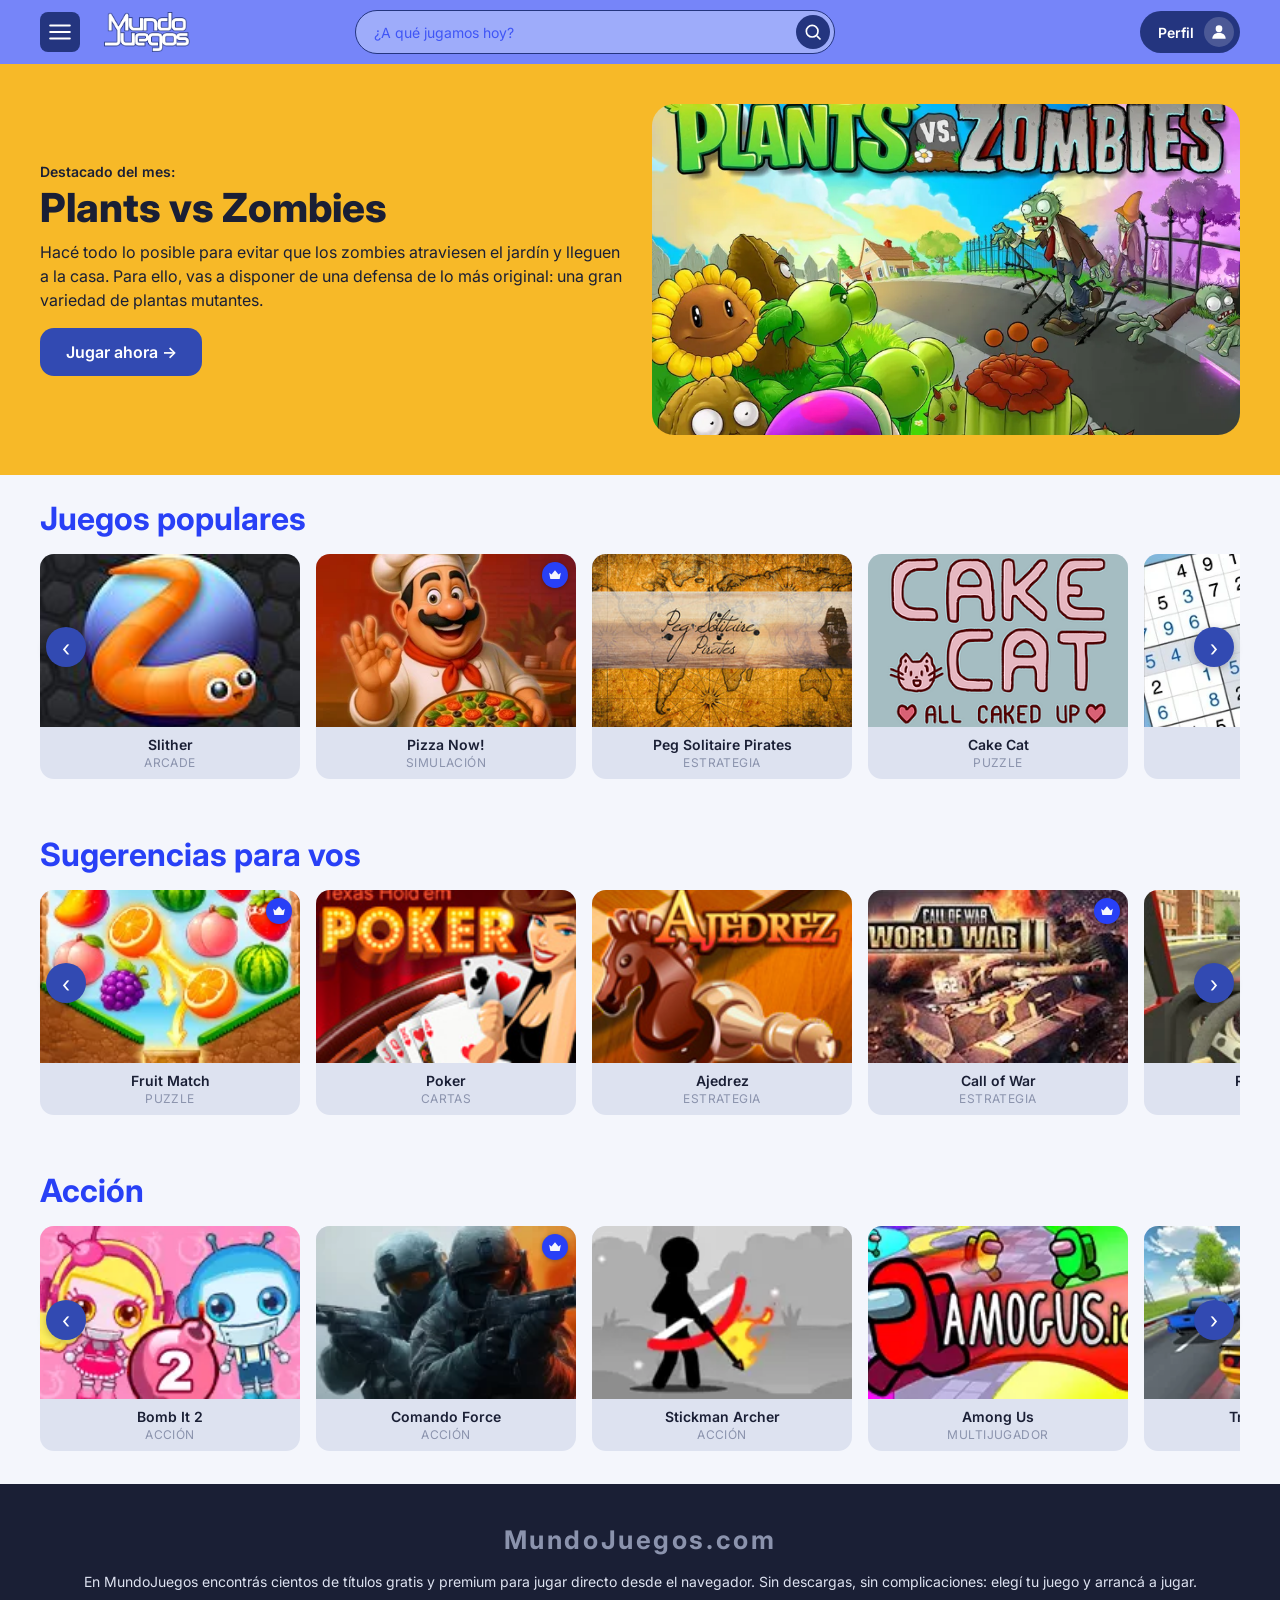
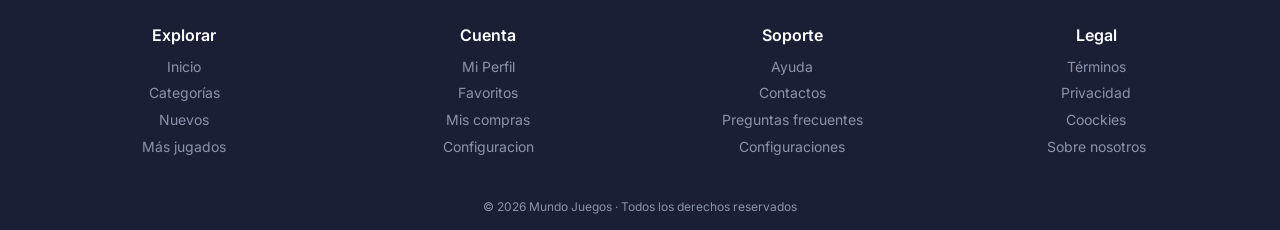
<file: index.html>
<!DOCTYPE html>
<html lang="es">
<head>
<meta charset="UTF-8">
<meta name="viewport" content="width=device-width, initial-scale=1.0">
<title>Mundo Juegos — Inicio</title>

<link rel="preconnect" href="https://fonts.googleapis.com">
<link rel="preconnect" href="https://fonts.gstatic.com" crossorigin>
<link href="https://fonts.googleapis.com/css2?family=Inter:wght@400;500;600;700;800&display=swap" rel="stylesheet">

<link rel="stylesheet" href="css/variables.css">
<link rel="stylesheet" href="css/styles.css">
<link rel="stylesheet" href="css/animations.css">
</head>
<body>

<!-- ============ LOADING SIMULADO ============ -->
<div id="loading-screen" class="loading-screen" aria-hidden="true">
  <div class="loading-spinner" aria-hidden="true"></div>
  <p class="loading-percent" id="loading-percent">0%</p>
  <p class="loading-label">Cargando Mundo Juegos…</p>
</div>

<!-- ============ HEADER ============ -->
<header class="site-header">
  <div class="site-header__inner">
    <button class="icon-btn menu-toggle" id="menu-open" aria-label="Abrir menú" aria-controls="side-menu" aria-expanded="false">
      <svg viewBox="0 0 24 24" width="26" height="26" fill="none" stroke="currentColor" stroke-width="2" stroke-linecap="round">
        <line x1="3" y1="6" x2="21" y2="6"/>
        <line x1="3" y1="12" x2="21" y2="12"/>
        <line x1="3" y1="18" x2="21" y2="18"/>
      </svg>
    </button>

    <a href="index.html" class="logo">
      <img src="img/logo-mundo-juegos.png" alt="Mundo Juegos">
    </a>

    <button type="button" class="icon-btn search-toggle" id="search-toggle" aria-label="Abrir buscador" aria-expanded="false" aria-controls="search-form">
      <svg viewBox="0 0 24 24" width="22" height="22" fill="none" stroke="currentColor" stroke-width="2" aria-hidden="true">
        <circle cx="11" cy="11" r="7"/>
        <line x1="21" y1="21" x2="16.65" y2="16.65"/>
      </svg>
    </button>

    <form class="search-bar" id="search-form" role="search" onsubmit="return false;">
      <input type="search" placeholder="¿A qué jugamos hoy?" aria-label="Buscar juegos">
      <button type="submit" class="icon-btn search-btn" aria-label="Buscar">
        <svg viewBox="0 0 24 24" width="20" height="20" fill="none" stroke="currentColor" stroke-width="2">
          <circle cx="11" cy="11" r="7"/>
          <line x1="21" y1="21" x2="16.65" y2="16.65"/>
        </svg>
      </button>
    </form>

    <a href="login.html" class="profile-btn">
      Perfil
      <svg viewBox="0 0 24 24" width="20" height="20" fill="currentColor">
        <circle cx="12" cy="8" r="4"/>
        <path d="M4 20c0-4.4 3.6-7 8-7s8 2.6 8 7"/>
      </svg>
    </a>
  </div>
</header>

<!-- ============ MENÚ LATERAL (drawer) ============ -->
<nav class="side-menu" id="side-menu" aria-label="Menú principal" aria-hidden="true">
  <button class="icon-btn menu-close" id="menu-close" aria-label="Cerrar menú">
    <svg viewBox="0 0 24 24" width="24" height="24" fill="none" stroke="currentColor" stroke-width="2" stroke-linecap="round">
      <line x1="4" y1="4" x2="20" y2="20"/>
      <line x1="20" y1="4" x2="4" y2="20"/>
    </svg>
  </button>

  <div class="side-menu__user">
    <span class="avatar" aria-hidden="true">
      <svg viewBox="0 0 24 24" width="20" height="20" fill="currentColor">
        <circle cx="12" cy="8" r="4"/>
        <path d="M4 20c0-4.4 3.6-7 8-7s8 2.6 8 7"/>
      </svg>
    </span>
    Hola, Usuario
  </div>

  <ul class="side-menu__list">
    <li><a href="index.html"><svg viewBox="0 0 24 24" width="20" height="20" fill="currentColor"><path d="M12 3 2 12h3v8h6v-5h2v5h6v-8h3z"/></svg> Inicio</a></li>
    <li><a href="#populares"><svg viewBox="0 0 24 24" width="20" height="20" fill="currentColor"><path d="M12 2a5 5 0 0 0-3 9l-1 5h8l-1-5a5 5 0 0 0-3-9zM9 18h6v2H9z"/></svg> Juegos nuevos</a></li>
    <li><a href="#"><svg viewBox="0 0 24 24" width="20" height="20" fill="currentColor"><circle cx="8" cy="8" r="3"/><circle cx="16" cy="9" r="2.5"/><path d="M2 20c0-3.3 2.7-5.5 6-5.5s6 2.2 6 5.5zM14.5 20c.3-2.6 1.8-4.3 4-4.7 2 .5 3.2 2.1 3.5 4.7z"/></svg> Multijugador</a></li>
    <li><a href="#"><svg viewBox="0 0 24 24" width="20" height="20" fill="currentColor"><path d="M12 2a5 5 0 0 0-3 9l-1 5h8l-1-5a5 5 0 0 0-3-9zM9 18h6v2H9z"/></svg> Aventura</a></li>
    <li><a href="#"><svg viewBox="0 0 24 24" width="20" height="20" fill="currentColor"><circle cx="8" cy="8" r="4"/><path d="M11 11 21 21M15 17l3-3"/></svg> Estrategia</a></li>
    <li><a href="#"><svg viewBox="0 0 24 24" width="20" height="20" fill="none" stroke="currentColor" stroke-width="1.6"><path d="M12 3l2.6 5.6 6.2.6-4.6 4.1 1.3 6.1L12 16.3 6.5 19.4l1.3-6.1-4.6-4.1 6.2-.6z"/></svg> Mis favoritos</a></li>
    <li><a href="login.html"><svg viewBox="0 0 24 24" width="20" height="20" fill="currentColor"><circle cx="12" cy="8" r="4"/><path d="M4 20c0-4.4 3.6-7 8-7s8 2.6 8 7"/></svg> Mi perfil</a></li>
  </ul>

  <div class="side-menu__social">
    <p>Seguinos en redes:</p>
    <div class="social-icons">
      <a href="#" aria-label="Instagram"><svg viewBox="0 0 24 24" width="20" height="20" fill="none" stroke="currentColor" stroke-width="1.6"><rect x="3" y="3" width="18" height="18" rx="5"/><circle cx="12" cy="12" r="4"/><circle cx="17.5" cy="6.5" r="1"/></svg></a>
      <a href="#" aria-label="Facebook"><svg viewBox="0 0 24 24" width="20" height="20" fill="none" stroke="currentColor" stroke-width="1.6"><rect x="4" y="4" width="16" height="16"/><path d="M14 9h2V6h-2a3 3 0 0 0-3 3v2H9v3h2v5h3v-5h2l1-3h-3v-2a1 1 0 0 1 1-1z"/></svg></a>
      <a href="#" aria-label="YouTube"><svg viewBox="0 0 24 24" width="20" height="20" fill="none" stroke="currentColor" stroke-width="1.6"><rect x="2" y="6" width="20" height="12" rx="4"/><path d="M10 9.5v5l5-2.5z" fill="currentColor" stroke="none"/></svg></a>
    </div>
  </div>
</nav>
<div class="side-menu-overlay" id="side-menu-overlay" hidden></div>

<main>
  <!-- ============ HERO / DESTACADO ============ -->
  <section class="hero">
    <div class="hero__inner">
      <div class="hero__text">
        <p class="hero__eyebrow">Destacado del mes:</p>
        <h1 class="hero__title">Plants vs Zombies</h1>
        <p class="hero__desc">
          Hacé todo lo posible para evitar que los zombies atraviesen el
          jardín y lleguen a la casa. Para ello, vas a disponer de una defensa
          de lo más original: una gran variedad de plantas mutantes.
        </p>
        <a href="game.html?id=plants-vs-zombies" class="btn btn--primary">Jugar ahora →</a>
      </div>
      <div class="hero__media">
        <div class="hero__thumb hero__thumb--pvz" aria-hidden="true">
          <span>PLANTS<br>vs<br>ZOMBIES</span>
        </div>
      </div>
    </div>
  </section>

  <!-- ============ JUEGOS POPULARES ============ -->
  <section class="carousel-section" id="populares" aria-label="Juegos populares">
    <h2 class="section-title">Juegos populares</h2>
    <div class="carousel">
      <button class="carousel__arrow carousel__arrow--left" aria-label="Anterior">‹</button>
      <div class="carousel__viewport">
        <ul class="carousel__track" id="track-populares" data-section="populares"></ul>
      </div>
      <button class="carousel__arrow carousel__arrow--right" aria-label="Siguiente">›</button>
    </div>
  </section>

  <!-- ============ SUGERENCIAS PARA VOS ============ -->
  <section class="carousel-section" aria-label="Sugerencias para vos">
    <h2 class="section-title">Sugerencias para vos</h2>
    <div class="carousel">
      <button class="carousel__arrow carousel__arrow--left" aria-label="Anterior">‹</button>
      <div class="carousel__viewport">
        <ul class="carousel__track" id="track-sugerencias" data-section="sugerencias"></ul>
      </div>
      <button class="carousel__arrow carousel__arrow--right" aria-label="Siguiente">›</button>
    </div>
  </section>

  <!-- ============ ACCIÓN ============ -->
  <section class="carousel-section" aria-label="Acción">
    <h2 class="section-title">Acción</h2>
    <div class="carousel">
      <button class="carousel__arrow carousel__arrow--left" aria-label="Anterior">‹</button>
      <div class="carousel__viewport">
        <ul class="carousel__track" id="track-accion" data-section="accion"></ul>
      </div>
      <button class="carousel__arrow carousel__arrow--right" aria-label="Siguiente">›</button>
    </div>
  </section>
</main>

<!-- ============ FOOTER (Fat Footer) ============ -->
<footer class="site-footer">
  <p class="site-footer__brand">MundoJuegos.com</p>
  <p class="site-footer__desc">
    En MundoJuegos encontrás cientos de títulos gratis y premium para jugar
    directo desde el navegador. Sin descargas, sin complicaciones: elegí tu
    juego y arrancá a jugar.
  </p>

  <div class="site-footer__cols">
    <div class="footer-col">
      <button type="button" class="footer-col__toggle">Explorar</button>
      <div class="footer-col__links">
        <a href="index.html">Inicio</a>
        <a href="#">Categorías</a>
        <a href="#">Nuevos</a>
        <a href="#">Más jugados</a>
      </div>
    </div>
    <div class="footer-col">
      <button type="button" class="footer-col__toggle">Cuenta</button>
      <div class="footer-col__links">
        <a href="index.html">Mi Perfil</a>
        <a href="#">Favoritos</a>
        <a href="#">Mis compras</a>
        <a href="#">Configuracion</a>
      </div>
    </div>
    <div class="footer-col">
      <button type="button" class="footer-col__toggle">Soporte</button>
      <div class="footer-col__links">
        <a href="index.html">Ayuda</a>
        <a href="#">Contactos</a>
        <a href="#">Preguntas frecuentes</a>
        <a href="#">Configuraciones</a>
      </div>
    </div>
    <div class="footer-col">
      <button type="button" class="footer-col__toggle">Legal</button>
      <div class="footer-col__links">
        <a href="index.html">Términos</a>
        <a href="#">Privacidad</a>
        <a href="#">Coockies</a>
        <a href="#">Sobre nosotros</a>
      </div>
    </div>
  </div>

  <p class="site-footer__copy">© 2026 Mundo Juegos · Todos los derechos reservados</p>
</footer>

<script src="js/games.js"></script>
<script src="js/loading.js"></script>
<script src="js/script.js"></script>
<script src="js/home.js"></script>
<script src="js/footer.js"></script>
</body>
</html>
</file>
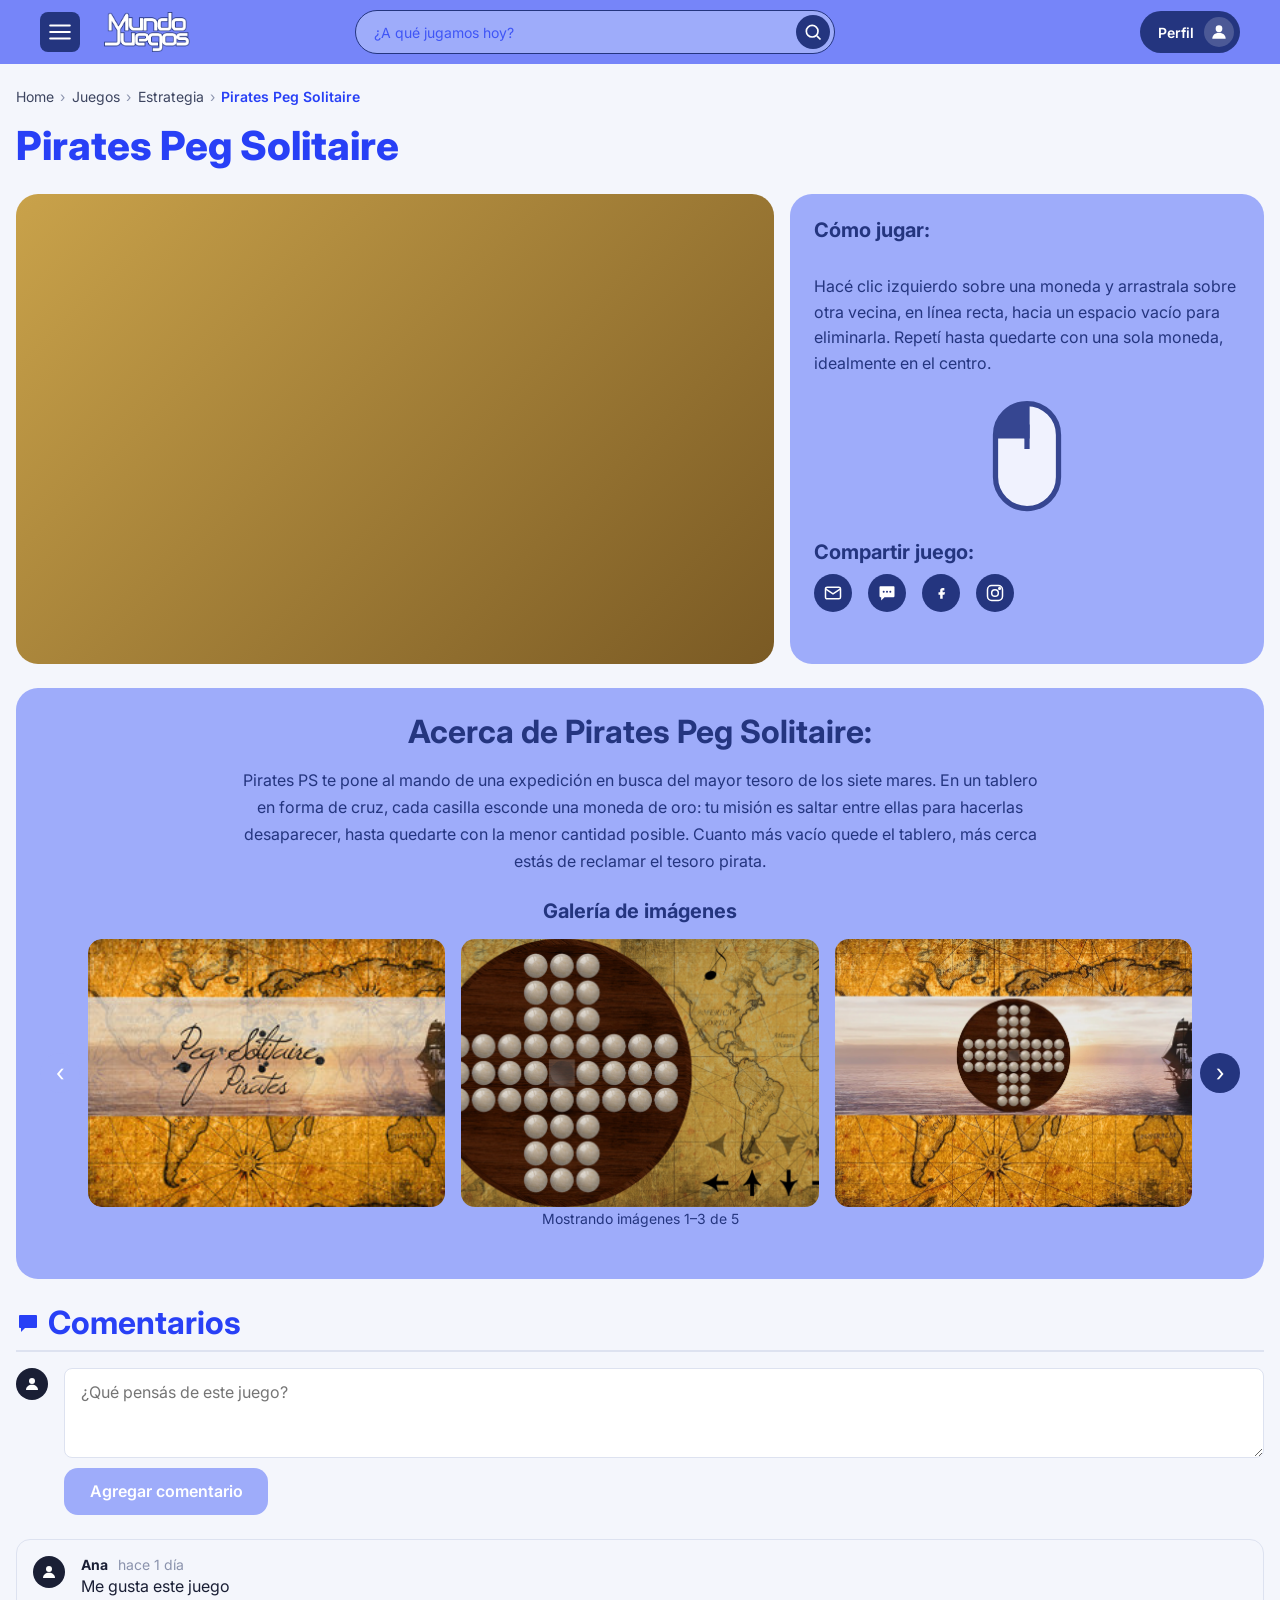
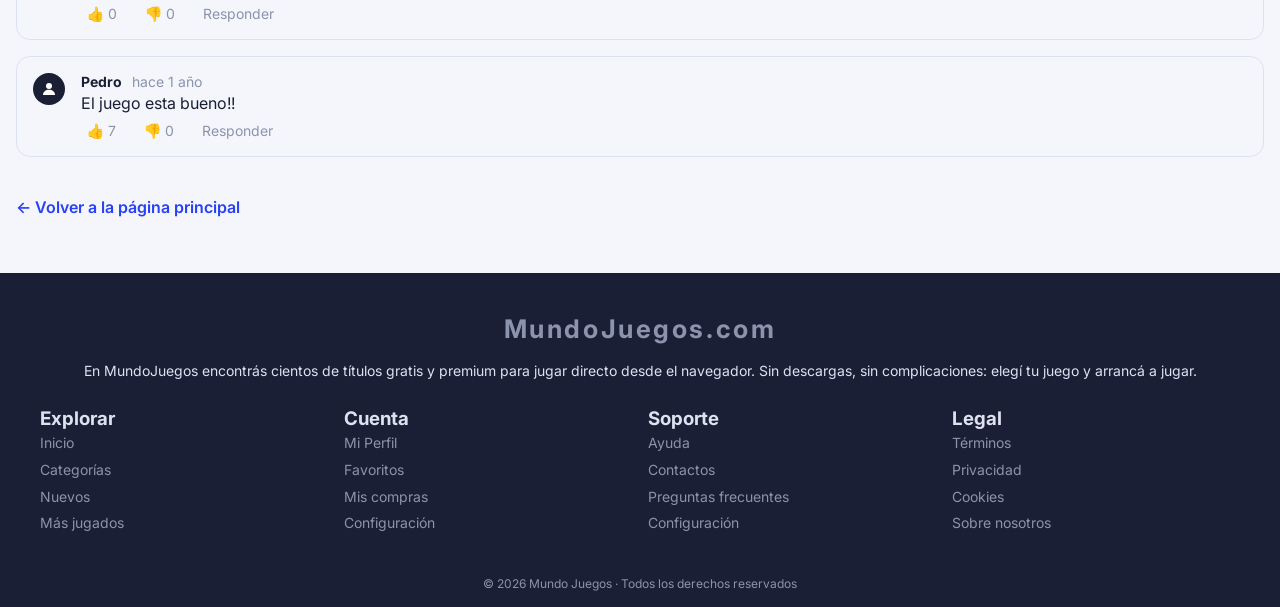
<file: game.html>
<!DOCTYPE html>
<html lang="es">
<head>
<meta charset="UTF-8">
<meta name="viewport" content="width=device-width, initial-scale=1.0">
<title>Pirates Peg Solitaire — Mundo Juegos</title>

<link rel="preconnect" href="https://fonts.googleapis.com">
<link rel="preconnect" href="https://fonts.gstatic.com" crossorigin>
<link href="https://fonts.googleapis.com/css2?family=Inter:wght@400;500;600;700;800&display=swap" rel="stylesheet">

<link rel="stylesheet" href="css/variables.css">
<link rel="stylesheet" href="css/styles.css">
<link rel="stylesheet" href="css/animations.css">
<link rel="stylesheet" href="css/game.css">
</head>
<body>

<!-- ============ HEADER ============ -->
<header class="site-header">
  <div class="site-header__inner">
    <button class="icon-btn menu-toggle" id="menu-open" aria-label="Abrir menú" aria-controls="side-menu" aria-expanded="false">
      <svg viewBox="0 0 24 24" width="26" height="26" fill="none" stroke="currentColor" stroke-width="2" stroke-linecap="round">
        <line x1="3" y1="6" x2="21" y2="6"/>
        <line x1="3" y1="12" x2="21" y2="12"/>
        <line x1="3" y1="18" x2="21" y2="18"/>
      </svg>
    </button>

    <a href="index.html" class="logo">
      <img src="img/logo-mundo-juegos.png" alt="Mundo Juegos">
    </a>

    <button type="button" class="icon-btn search-toggle" id="search-toggle" aria-label="Abrir buscador" aria-expanded="false" aria-controls="search-form">
      <svg viewBox="0 0 24 24" width="22" height="22" fill="none" stroke="currentColor" stroke-width="2" aria-hidden="true">
        <circle cx="11" cy="11" r="7"/>
        <line x1="21" y1="21" x2="16.65" y2="16.65"/>
      </svg>
    </button>

    <form class="search-bar" id="search-form" role="search" onsubmit="return false;">
      <input type="search" placeholder="¿A qué jugamos hoy?" aria-label="Buscar juegos">
      <button type="submit" class="icon-btn search-btn" aria-label="Buscar">
        <svg viewBox="0 0 24 24" width="20" height="20" fill="none" stroke="currentColor" stroke-width="2">
          <circle cx="11" cy="11" r="7"/>
          <line x1="21" y1="21" x2="16.65" y2="16.65"/>
        </svg>
      </button>
    </form>

    <a href="login.html" class="profile-btn">
      Perfil
      <svg viewBox="0 0 24 24" width="20" height="20" fill="currentColor">
        <circle cx="12" cy="8" r="4"/>
        <path d="M4 20c0-4.4 3.6-7 8-7s8 2.6 8 7"/>
      </svg>
    </a>
  </div>
</header>

<!-- ============ MENÚ LATERAL (idéntico al Home) ============ -->
<nav class="side-menu" id="side-menu" aria-label="Menú principal" aria-hidden="true">
  <button class="icon-btn menu-close" id="menu-close" aria-label="Cerrar menú">
    <svg viewBox="0 0 24 24" width="24" height="24" fill="none" stroke="currentColor" stroke-width="2" stroke-linecap="round">
      <line x1="4" y1="4" x2="20" y2="20"/>
      <line x1="20" y1="4" x2="4" y2="20"/>
    </svg>
  </button>

  <div class="side-menu__user">
    <span class="avatar" aria-hidden="true">
      <svg viewBox="0 0 24 24" width="20" height="20" fill="currentColor">
        <circle cx="12" cy="8" r="4"/>
        <path d="M4 20c0-4.4 3.6-7 8-7s8 2.6 8 7"/>
      </svg>
    </span>
    Hola, Usuario
  </div>

  <ul class="side-menu__list">
    <li><a href="index.html"><svg viewBox="0 0 24 24" width="20" height="20" fill="currentColor"><path d="M12 3 2 12h3v8h6v-5h2v5h6v-8h3z"/></svg> Inicio</a></li>
    <li><a href="index.html#populares"><svg viewBox="0 0 24 24" width="20" height="20" fill="currentColor"><path d="M12 2a5 5 0 0 0-3 9l-1 5h8l-1-5a5 5 0 0 0-3-9zM9 18h6v2H9z"/></svg> Juegos nuevos</a></li>
    <li><a href="#"><svg viewBox="0 0 24 24" width="20" height="20" fill="currentColor"><circle cx="8" cy="8" r="3"/><circle cx="16" cy="9" r="2.5"/><path d="M2 20c0-3.3 2.7-5.5 6-5.5s6 2.2 6 5.5zM14.5 20c.3-2.6 1.8-4.3 4-4.7 2 .5 3.2 2.1 3.5 4.7z"/></svg> Multijugador</a></li>
    <li><a href="#"><svg viewBox="0 0 24 24" width="20" height="20" fill="currentColor"><path d="M12 2a5 5 0 0 0-3 9l-1 5h8l-1-5a5 5 0 0 0-3-9zM9 18h6v2H9z"/></svg> Aventura</a></li>
    <li><a href="#" class="is-current"><svg viewBox="0 0 24 24" width="20" height="20" fill="currentColor"><circle cx="8" cy="8" r="4"/><path d="M11 11 21 21M15 17l3-3"/></svg> Estrategia</a></li>
    <li><a href="#"><svg viewBox="0 0 24 24" width="20" height="20" fill="none" stroke="currentColor" stroke-width="1.6"><path d="M12 3l2.6 5.6 6.2.6-4.6 4.1 1.3 6.1L12 16.3 6.5 19.4l1.3-6.1-4.6-4.1 6.2-.6z"/></svg> Mis favoritos</a></li>
    <li><a href="login.html"><svg viewBox="0 0 24 24" width="20" height="20" fill="currentColor"><circle cx="12" cy="8" r="4"/><path d="M4 20c0-4.4 3.6-7 8-7s8 2.6 8 7"/></svg> Mi perfil</a></li>
  </ul>

  <div class="side-menu__social">
    <p>Seguinos en redes:</p>
    <div class="social-icons">
      <a href="#" aria-label="Instagram"><svg viewBox="0 0 24 24" width="20" height="20" fill="none" stroke="currentColor" stroke-width="1.6"><rect x="3" y="3" width="18" height="18" rx="5"/><circle cx="12" cy="12" r="4"/><circle cx="17.5" cy="6.5" r="1"/></svg></a>
      <a href="#" aria-label="Facebook"><svg viewBox="0 0 24 24" width="20" height="20" fill="none" stroke="currentColor" stroke-width="1.6"><rect x="4" y="4" width="16" height="16"/><path d="M14 9h2V6h-2a3 3 0 0 0-3 3v2H9v3h2v5h3v-5h2l1-3h-3v-2a1 1 0 0 1 1-1z"/></svg></a>
      <a href="#" aria-label="YouTube"><svg viewBox="0 0 24 24" width="20" height="20" fill="none" stroke="currentColor" stroke-width="1.6"><rect x="2" y="6" width="20" height="12" rx="4"/><path d="M10 9.5v5l5-2.5z" fill="currentColor" stroke="none"/></svg></a>
    </div>
  </div>
</nav>
<div class="side-menu-overlay" id="side-menu-overlay" hidden></div>

<main class="game-page">

  <!-- ============ BREADCRUMBS ============ -->
  <nav class="breadcrumbs" aria-label="Miga de pan">
    <a href="index.html">Home</a>
    <span aria-hidden="true">›</span>
    <a href="index.html">Juegos</a>
    <span aria-hidden="true">›</span>
    <a href="index.html" id="bc-category">Estrategia</a>
    <span aria-hidden="true">›</span>
    <span aria-current="page" id="bc-current">Pirates Peg Solitaire</span>
  </nav>

  <h1 class="game-title" id="game-title">Pirates Peg Solitaire</h1>

  <!-- ============ ÁREA DE JUEGO + AYUDA ============ -->
  <section class="game-run">
    <div class="game-run__board thumb--pirates" id="game-board" aria-label="Área de ejecución del juego"></div>

    <aside class="game-run__help">
      <h2>Cómo jugar:</h2>
      <p id="game-howto">
        Hacé clic izquierdo sobre una moneda y arrastrala sobre otra vecina,
        en línea recta, hacia un espacio vacío para eliminarla. Repetí hasta
        quedarte con una sola moneda, idealmente en el centro.
      </p>

      <div class="help-icon" aria-hidden="true">
        <svg viewBox="0 0 40 64" width="70" height="112">
          <rect x="2" y="2" width="36" height="60" rx="18" fill="#fff" stroke="var(--color-primary-500)" stroke-width="3"/>
          <path d="M2 20 a18 18 0 0 1 18-18 h0 v20 h-18 z" fill="var(--color-primary-500)"/>
          <line x1="20" y1="2" x2="20" y2="22" stroke="var(--color-primary-500)" stroke-width="3"/>
          <line x1="20" y1="14" x2="20" y2="28" stroke="var(--color-primary-500)" stroke-width="3"/>
        </svg>
      </div>

      <div class="share">
        <h2>Compartir juego:</h2>
        <div class="share__icons">
          <a href="#" id="share-email" class="icon-circle" aria-label="Compartir por email">
            <svg viewBox="0 0 24 24" width="20" height="20" fill="none" stroke="currentColor" stroke-width="1.8" aria-hidden="true"><rect x="3" y="5" width="18" height="14" rx="2"/><path d="M3 7l9 6 9-6"/></svg>
          </a>
          <a href="#" id="share-message" class="icon-circle" target="_blank" rel="noopener" aria-label="Compartir por mensaje (WhatsApp)">
            <svg viewBox="0 0 24 24" width="20" height="20" fill="currentColor" aria-hidden="true"><path d="M4 4h16a1 1 0 0 1 1 1v11a1 1 0 0 1-1 1H9l-4 4v-4H4a1 1 0 0 1-1-1V5a1 1 0 0 1 1-1z"/><circle cx="8" cy="10.5" r="1.2" fill="var(--color-primary-500)"/><circle cx="12" cy="10.5" r="1.2" fill="var(--color-primary-500)"/><circle cx="16" cy="10.5" r="1.2" fill="var(--color-primary-500)"/></svg>
          </a>
          <a href="#" id="share-facebook" class="icon-circle" target="_blank" rel="noopener" aria-label="Compartir en Facebook">
            <svg viewBox="0 0 24 24" width="20" height="20" fill="currentColor" aria-hidden="true"><path d="M14 9h2V6h-2a3 3 0 0 0-3 3v2H9v3h2v5h3v-5h2l1-3h-3v-2a1 1 0 0 1 1-1z"/></svg>
          </a>
          <button type="button" id="share-instagram" class="icon-circle" aria-label="Copiar enlace para compartir en Instagram">
            <svg viewBox="0 0 24 24" width="20" height="20" fill="none" stroke="currentColor" stroke-width="1.8" aria-hidden="true"><rect x="3" y="3" width="18" height="18" rx="5"/><circle cx="12" cy="12" r="4"/><circle cx="17.5" cy="6.5" r="1"/></svg>
          </button>
        </div>
        <p class="share__status" id="share-status" role="status" aria-live="polite"></p>
      </div>
    </aside>
  </section>

  <!-- ============ DESCRIPCIÓN + GALERÍA ============ -->
  <section class="about-box">
    <h2 id="about-title">Acerca de Pirates Peg Solitaire:</h2>
    <p id="about-text">
      Pirates PS te pone al mando de una expedición en busca del mayor
      tesoro de los siete mares. En un tablero en forma de cruz, cada
      casilla esconde una moneda de oro: tu misión es saltar entre ellas
      para hacerlas desaparecer, hasta quedarte con la menor cantidad
      posible. Cuanto más vacío quede el tablero, más cerca estás de
      reclamar el tesoro pirata.
    </p>

    <h3>Galería de imágenes</h3>
    <div class="gallery" id="gallery" role="region" aria-roledescription="carrusel" aria-label="Galería de imágenes">
      <button type="button" class="gallery__arrow" id="gallery-prev" aria-label="Imágenes anteriores">‹</button>
      <div class="gallery__viewport">
        <ul class="gallery__track" id="gallery-track"></ul>
      </div>
      <button type="button" class="gallery__arrow" id="gallery-next" aria-label="Imágenes siguientes">›</button>
    </div>
    <p class="gallery__status" id="gallery-status" role="status" aria-live="polite"></p>
  </section>

  <!-- ============ COMUNIDAD / COMENTARIOS ============ -->
  <section class="comments" aria-label="Comentarios de la comunidad">
    <h2>
      <svg viewBox="0 0 24 24" width="24" height="24" fill="currentColor" aria-hidden="true"><path d="M4 4h16a1 1 0 0 1 1 1v11a1 1 0 0 1-1 1H9l-4 4v-4H4a1 1 0 0 1-1-1V5a1 1 0 0 1 1-1z"/></svg>
      Comentarios
    </h2>

    <form class="comment-form" id="comment-form">
      <div class="avatar avatar--sm" aria-hidden="true">
        <svg viewBox="0 0 24 24" width="18" height="18" fill="currentColor"><circle cx="12" cy="8" r="4"/><path d="M4 20c0-4.4 3.6-7 8-7s8 2.6 8 7"/></svg>
      </div>
      <div class="comment-form__field">
        <textarea placeholder="¿Qué pensás de este juego?" aria-label="Tu comentario" required></textarea>
        <button type="submit" class="btn btn--primary" disabled>Agregar comentario</button>
      </div>
    </form>

    <ul class="comment-list" id="comment-list">
      <li class="comment">
        <div class="avatar avatar--sm" aria-hidden="true">
          <svg viewBox="0 0 24 24" width="18" height="18" fill="currentColor"><circle cx="12" cy="8" r="4"/><path d="M4 20c0-4.4 3.6-7 8-7s8 2.6 8 7"/></svg>
        </div>
        <div class="comment__body">
          <p class="comment__meta"><strong>Ana</strong> <span>hace 1 día</span></p>
          <p class="comment__text">Me gusta este juego</p>
          <div class="comment__actions">
            <button type="button">👍 0</button>
            <button type="button">👎 0</button>
            <button type="button">Responder</button>
          </div>
        </div>
      </li>
      <li class="comment">
        <div class="avatar avatar--sm" aria-hidden="true">
          <svg viewBox="0 0 24 24" width="18" height="18" fill="currentColor"><circle cx="12" cy="8" r="4"/><path d="M4 20c0-4.4 3.6-7 8-7s8 2.6 8 7"/></svg>
        </div>
        <div class="comment__body">
          <p class="comment__meta"><strong>Pedro</strong> <span>hace 1 año</span></p>
          <p class="comment__text">El juego esta bueno!!</p>
          <div class="comment__actions">
            <button type="button">👍 7</button>
            <button type="button">👎 0</button>
            <button type="button">Responder</button>
          </div>
        </div>
      </li>
    </ul>
  </section>

  <a href="index.html" class="back-home">← Volver a la página principal</a>
</main>

<!-- ============ FOOTER (idéntico al Home) ============ -->
<footer class="site-footer">
  <p class="site-footer__brand">MundoJuegos.com</p>
  <p class="site-footer__desc">
    En MundoJuegos encontrás cientos de títulos gratis y premium para jugar
    directo desde el navegador. Sin descargas, sin complicaciones: elegí tu
    juego y arrancá a jugar.
  </p>

  <div class="site-footer__cols">
    <div class="footer-col">
      <h3>Explorar</h3>
      <a href="index.html">Inicio</a>
      <a href="#">Categorías</a>
      <a href="#">Nuevos</a>
      <a href="#">Más jugados</a>
    </div>
    <div class="footer-col">
      <h3>Cuenta</h3>
      <a href="login.html">Mi Perfil</a>
      <a href="#">Favoritos</a>
      <a href="#">Mis compras</a>
      <a href="#">Configuración</a>
    </div>
    <div class="footer-col">
      <h3>Soporte</h3>
      <a href="#">Ayuda</a>
      <a href="#">Contactos</a>
      <a href="#">Preguntas frecuentes</a>
      <a href="#">Configuración</a>
    </div>
    <div class="footer-col">
      <h3>Legal</h3>
      <a href="#">Términos</a>
      <a href="#">Privacidad</a>
      <a href="#">Cookies</a>
      <a href="#">Sobre nosotros</a>
    </div>
  </div>

  <p class="site-footer__copy">© 2026 Mundo Juegos · Todos los derechos reservados</p>
</footer>

<script src="js/games.js"></script>
<script src="js/script.js"></script>
<script src="js/game.js"></script>
<script src="js/footer.js"></script>
</body>
</html>
</file>
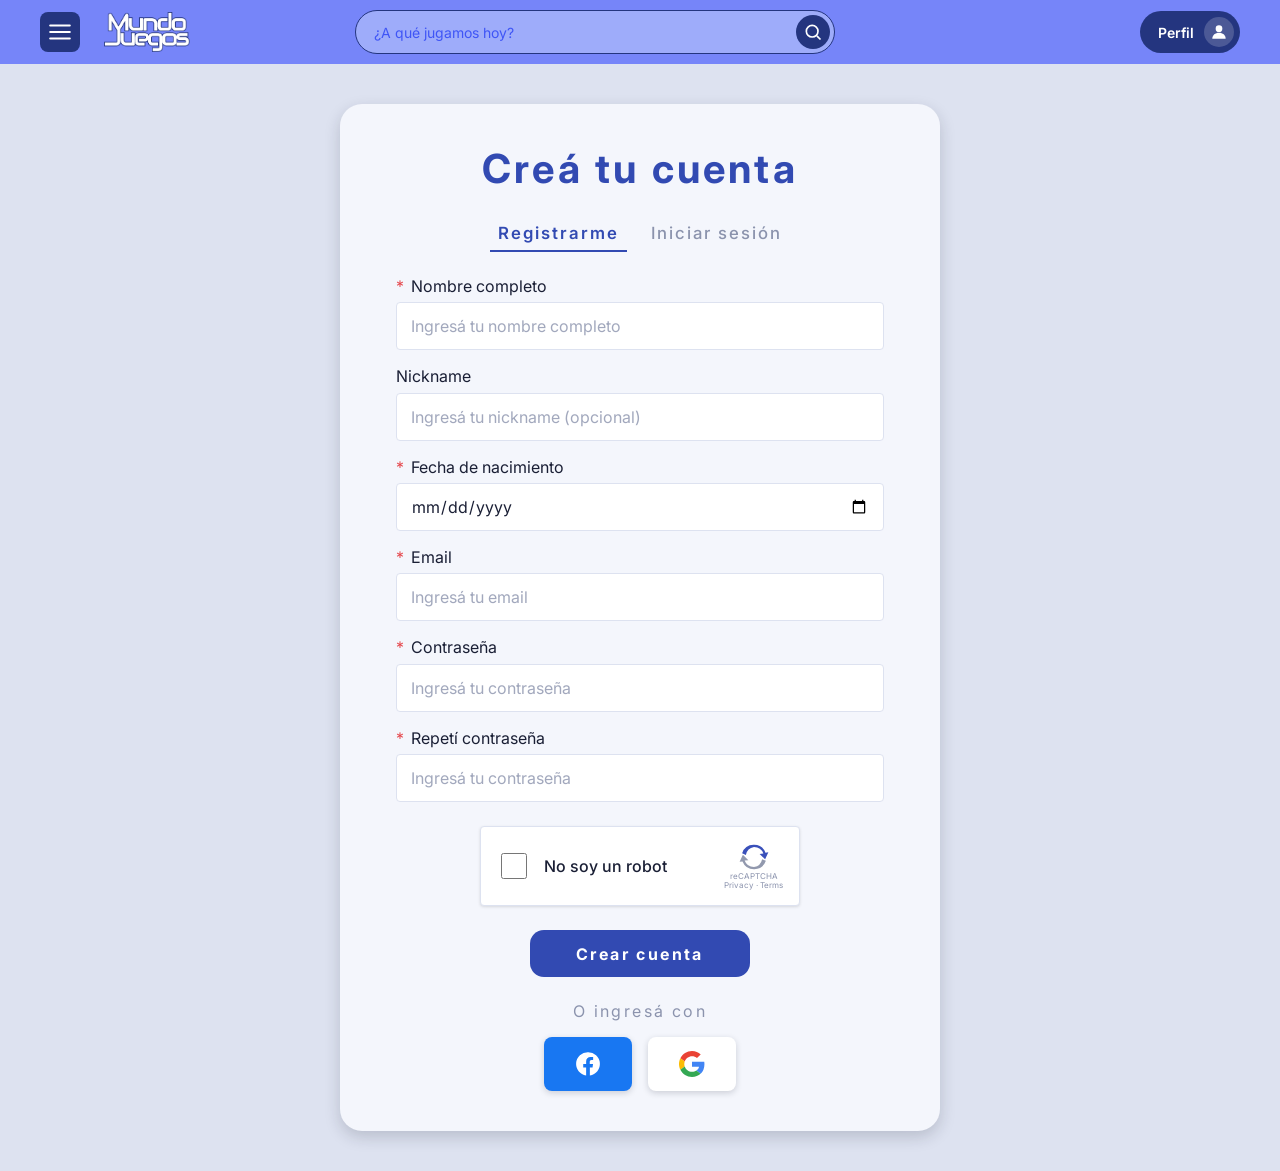
<file: login.html>
<!DOCTYPE html>
<html lang="es">
<head>
<meta charset="UTF-8">
<meta name="viewport" content="width=device-width, initial-scale=1.0">
<title>Ingresar — Mundo Juegos</title>

<link rel="preconnect" href="https://fonts.googleapis.com">
<link rel="preconnect" href="https://fonts.gstatic.com" crossorigin>
<link href="https://fonts.googleapis.com/css2?family=Inter:wght@400;500;600;700;800&display=swap" rel="stylesheet">

<link rel="stylesheet" href="css/variables.css">
<link rel="stylesheet" href="css/styles.css">
<link rel="stylesheet" href="css/animations.css">
<link rel="stylesheet" href="css/login.css">
</head>
<body class="auth-body">

<!-- ============ HEADER ============ -->
<header class="site-header">
  <div class="site-header__inner">
    <button class="icon-btn menu-toggle" id="menu-open" aria-label="Abrir menú" aria-controls="side-menu" aria-expanded="false">
      <svg viewBox="0 0 24 24" width="26" height="26" fill="none" stroke="currentColor" stroke-width="2" stroke-linecap="round">
        <line x1="3" y1="6" x2="21" y2="6"/>
        <line x1="3" y1="12" x2="21" y2="12"/>
        <line x1="3" y1="18" x2="21" y2="18"/>
      </svg>
    </button>

    <a href="index.html" class="logo">
      <img src="img/logo-mundo-juegos.png" alt="Mundo Juegos">
    </a>

    <button type="button" class="icon-btn search-toggle" id="search-toggle" aria-label="Abrir buscador" aria-expanded="false" aria-controls="search-form">
      <svg viewBox="0 0 24 24" width="22" height="22" fill="none" stroke="currentColor" stroke-width="2" aria-hidden="true">
        <circle cx="11" cy="11" r="7"/>
        <line x1="21" y1="21" x2="16.65" y2="16.65"/>
      </svg>
    </button>

    <form class="search-bar" id="search-form" role="search" onsubmit="return false;">
      <input type="search" placeholder="¿A qué jugamos hoy?" aria-label="Buscar juegos">
      <button type="submit" class="icon-btn search-btn" aria-label="Buscar">
        <svg viewBox="0 0 24 24" width="20" height="20" fill="none" stroke="currentColor" stroke-width="2">
          <circle cx="11" cy="11" r="7"/>
          <line x1="21" y1="21" x2="16.65" y2="16.65"/>
        </svg>
      </button>
    </form>

    <a href="login.html" class="profile-btn">
      Perfil
      <svg viewBox="0 0 24 24" width="20" height="20" fill="currentColor">
        <circle cx="12" cy="8" r="4"/>
        <path d="M4 20c0-4.4 3.6-7 8-7s8 2.6 8 7"/>
      </svg>
    </a>
  </div>
</header>

<!-- ============ MENÚ LATERAL (idéntico al Home) ============ -->
<nav class="side-menu" id="side-menu" aria-label="Menú principal" aria-hidden="true">
  <button class="icon-btn menu-close" id="menu-close" aria-label="Cerrar menú">
    <svg viewBox="0 0 24 24" width="24" height="24" fill="none" stroke="currentColor" stroke-width="2" stroke-linecap="round">
      <line x1="4" y1="4" x2="20" y2="20"/>
      <line x1="20" y1="4" x2="4" y2="20"/>
    </svg>
  </button>

  <div class="side-menu__user">
    <span class="avatar" aria-hidden="true">
      <svg viewBox="0 0 24 24" width="20" height="20" fill="currentColor">
        <circle cx="12" cy="8" r="4"/>
        <path d="M4 20c0-4.4 3.6-7 8-7s8 2.6 8 7"/>
      </svg>
    </span>
    Hola, Usuario
  </div>

  <ul class="side-menu__list">
    <li><a href="index.html"><svg viewBox="0 0 24 24" width="20" height="20" fill="currentColor"><path d="M12 3 2 12h3v8h6v-5h2v5h6v-8h3z"/></svg> Inicio</a></li>
    <li><a href="index.html#populares"><svg viewBox="0 0 24 24" width="20" height="20" fill="currentColor"><path d="M12 2a5 5 0 0 0-3 9l-1 5h8l-1-5a5 5 0 0 0-3-9zM9 18h6v2H9z"/></svg> Juegos nuevos</a></li>
    <li><a href="#"><svg viewBox="0 0 24 24" width="20" height="20" fill="currentColor"><circle cx="8" cy="8" r="3"/><circle cx="16" cy="9" r="2.5"/><path d="M2 20c0-3.3 2.7-5.5 6-5.5s6 2.2 6 5.5zM14.5 20c.3-2.6 1.8-4.3 4-4.7 2 .5 3.2 2.1 3.5 4.7z"/></svg> Multijugador</a></li>
    <li><a href="#"><svg viewBox="0 0 24 24" width="20" height="20" fill="currentColor"><path d="M12 2a5 5 0 0 0-3 9l-1 5h8l-1-5a5 5 0 0 0-3-9zM9 18h6v2H9z"/></svg> Aventura</a></li>
    <li><a href="#"><svg viewBox="0 0 24 24" width="20" height="20" fill="currentColor"><circle cx="8" cy="8" r="4"/><path d="M11 11 21 21M15 17l3-3"/></svg> Estrategia</a></li>
    <li><a href="#"><svg viewBox="0 0 24 24" width="20" height="20" fill="none" stroke="currentColor" stroke-width="1.6"><path d="M12 3l2.6 5.6 6.2.6-4.6 4.1 1.3 6.1L12 16.3 6.5 19.4l1.3-6.1-4.6-4.1 6.2-.6z"/></svg> Mis favoritos</a></li>
    <li><a href="login.html"><svg viewBox="0 0 24 24" width="20" height="20" fill="currentColor"><circle cx="12" cy="8" r="4"/><path d="M4 20c0-4.4 3.6-7 8-7s8 2.6 8 7"/></svg> Mi perfil</a></li>
  </ul>

  <div class="side-menu__social">
    <p>Seguinos en redes:</p>
    <div class="social-icons">
      <a href="#" aria-label="Instagram"><svg viewBox="0 0 24 24" width="20" height="20" fill="none" stroke="currentColor" stroke-width="1.6"><rect x="3" y="3" width="18" height="18" rx="5"/><circle cx="12" cy="12" r="4"/><circle cx="17.5" cy="6.5" r="1"/></svg></a>
      <a href="#" aria-label="Facebook"><svg viewBox="0 0 24 24" width="20" height="20" fill="none" stroke="currentColor" stroke-width="1.6"><rect x="4" y="4" width="16" height="16"/><path d="M14 9h2V6h-2a3 3 0 0 0-3 3v2H9v3h2v5h3v-5h2l1-3h-3v-2a1 1 0 0 1 1-1z"/></svg></a>
      <a href="#" aria-label="YouTube"><svg viewBox="0 0 24 24" width="20" height="20" fill="none" stroke="currentColor" stroke-width="1.6"><rect x="2" y="6" width="20" height="12" rx="4"/><path d="M10 9.5v5l5-2.5z" fill="currentColor" stroke="none"/></svg></a>
    </div>
  </div>
</nav>
<div class="side-menu-overlay" id="side-menu-overlay" hidden></div>

<main class="auth-page">
  <section class="auth-card" aria-labelledby="auth-title">
    <h1 class="auth-title" id="auth-title">Creá tu cuenta</h1>

    <div class="auth-tabs" role="tablist" aria-label="Registro o inicio de sesión">
      <button type="button" role="tab" id="tab-register" class="auth-tab is-active" aria-selected="true" aria-controls="panel-register">Registrarme</button>
      <button type="button" role="tab" id="tab-login" class="auth-tab" aria-selected="false" aria-controls="panel-login">Iniciar sesión</button>
    </div>

    <!-- ============ REGISTRO ============ -->
    <form id="panel-register" class="auth-form" role="tabpanel" aria-labelledby="tab-register" novalidate>
      <div class="field">
        <label for="reg-name"><span class="req" aria-hidden="true">*</span> Nombre completo</label>
        <input id="reg-name" name="name" type="text" placeholder="Ingresá tu nombre completo" autocomplete="name" required>
        <p class="field__error" role="alert" hidden></p>
      </div>

      <div class="field">
        <label for="reg-nick">Nickname</label>
        <input id="reg-nick" name="nickname" type="text" placeholder="Ingresá tu nickname (opcional)" autocomplete="nickname">
        <p class="field__error" role="alert" hidden></p>
      </div>

      <div class="field">
        <label for="reg-birth"><span class="req" aria-hidden="true">*</span> Fecha de nacimiento</label>
        <input id="reg-birth" name="birth" type="date" autocomplete="bday" required>
        <p class="field__error" role="alert" hidden></p>
      </div>

      <div class="field">
        <label for="reg-email"><span class="req" aria-hidden="true">*</span> Email</label>
        <input id="reg-email" name="email" type="email" placeholder="Ingresá tu email" autocomplete="email" required>
        <p class="field__error" role="alert" hidden></p>
      </div>

      <div class="field">
        <label for="reg-pass"><span class="req" aria-hidden="true">*</span> Contraseña</label>
        <input id="reg-pass" name="password" type="password" placeholder="Ingresá tu contraseña" autocomplete="new-password" required>
        <p class="field__error" role="alert" hidden></p>
      </div>

      <div class="field">
        <label for="reg-pass2"><span class="req" aria-hidden="true">*</span> Repetí contraseña</label>
        <input id="reg-pass2" name="password2" type="password" placeholder="Ingresá tu contraseña" autocomplete="new-password" required>
        <p class="field__error" role="alert" hidden></p>
      </div>

      <div class="field field--captcha">
        <label class="captcha" for="reg-captcha">
          <input id="reg-captcha" type="checkbox">
          <span class="captcha__text">No soy un robot</span>
          <span class="captcha__brand">
            <svg viewBox="0 0 24 24" width="30" height="30" aria-hidden="true"><path d="M12 4a8 8 0 0 1 7.5 5.2l-3 .3 4.4 4.3 2.6-5.6-2.3.3A10 10 0 0 0 2.5 9l3 1.3A8 8 0 0 1 12 4z" fill="#3a50ba"/><path d="M12 20a8 8 0 0 1-7.5-5.2l3-.3-4.4-4.3L.5 15.8l2.3-.3A10 10 0 0 0 21.5 15l-3-1.3A8 8 0 0 1 12 20z" fill="#9299ae"/></svg>
            <small>reCAPTCHA</small>
            <small>Privacy · Terms</small>
          </span>
        </label>
        <p class="field__error" role="alert" hidden></p>
      </div>

      <button type="submit" class="btn btn--primary auth-submit">Crear cuenta</button>
    </form>

    <!-- ============ LOGIN ============ -->
    <form id="panel-login" class="auth-form" role="tabpanel" aria-labelledby="tab-login" novalidate hidden>
      <div class="field">
        <label for="log-email"><span class="req" aria-hidden="true">*</span> Email</label>
        <input id="log-email" name="email" type="email" placeholder="Ingresá tu email" autocomplete="email" required>
        <p class="field__error" role="alert" hidden></p>
      </div>

      <div class="field">
        <label for="log-pass"><span class="req" aria-hidden="true">*</span> Contraseña</label>
        <input id="log-pass" name="password" type="password" placeholder="Ingresá tu contraseña" autocomplete="current-password" required>
        <p class="field__error" role="alert" hidden></p>
      </div>

      <button type="submit" class="btn btn--primary auth-submit">Iniciar sesión</button>
      <a href="#" class="auth-forgot">¿Olvidaste tu contraseña?</a>
    </form>

    <!-- ============ REGISTRO EXITOSO ============ -->
    <div class="auth-success" id="auth-success" role="status" hidden>
      <div class="auth-success__icon" aria-hidden="true">
        <svg viewBox="0 0 52 52" width="72" height="72">
          <circle class="success-circle" cx="26" cy="26" r="24" pathLength="100" fill="none" stroke="currentColor" stroke-width="3"/>
          <path class="success-check" d="M14 27l8 8 16-17" pathLength="100" fill="none" stroke="currentColor" stroke-width="4" stroke-linecap="round" stroke-linejoin="round"/>
        </svg>
      </div>
      <h2>¡Cuenta creada con éxito!</h2>
      <p id="auth-success-text">Te damos la bienvenida a Mundo Juegos.</p>
      <a href="index.html" class="btn btn--primary">Ir al inicio</a>
    </div>

    <!-- ============ REDES ============ -->
    <div class="auth-social" id="auth-social">
      <p>O ingresá con</p>
      <div class="auth-social__buttons">
        <button type="button" class="social-btn social-btn--facebook" aria-label="Continuar con Facebook">
          <svg viewBox="0 0 24 24" width="28" height="28" fill="#fff" aria-hidden="true"><path d="M12 2a10 10 0 0 0-1.6 19.9v-7H7.9V12h2.5V9.8c0-2.5 1.5-3.9 3.8-3.9 1.1 0 2.2.2 2.2.2v2.5h-1.3c-1.2 0-1.6.8-1.6 1.6V12h2.8l-.4 2.9h-2.3v7A10 10 0 0 0 12 2z"/></svg>
        </button>
        <button type="button" class="social-btn social-btn--google" aria-label="Continuar con Google">
          <svg viewBox="0 0 48 48" width="26" height="26" aria-hidden="true"><path fill="#EA4335" d="M24 9.5c3.54 0 6.71 1.22 9.21 3.6l6.85-6.85C35.9 2.38 30.47 0 24 0 14.62 0 6.51 5.38 2.56 13.22l7.98 6.19C12.43 13.72 17.74 9.5 24 9.5z"/><path fill="#4285F4" d="M46.98 24.55c0-1.57-.15-3.09-.38-4.55H24v9.02h12.94c-.58 2.96-2.26 5.48-4.78 7.18l7.73 6c4.51-4.18 7.09-10.36 7.09-17.65z"/><path fill="#FBBC05" d="M10.53 28.59c-.48-1.45-.76-2.99-.76-4.59s.27-3.14.76-4.59l-7.98-6.19C.92 16.46 0 20.12 0 24c0 3.88.92 7.54 2.56 10.78l7.97-6.19z"/><path fill="#34A853" d="M24 48c6.48 0 11.93-2.13 15.89-5.81l-7.73-6c-2.15 1.45-4.92 2.3-8.16 2.3-6.26 0-11.57-4.22-13.47-9.91l-7.98 6.19C6.51 42.62 14.62 48 24 48z"/></svg>
        </button>
      </div>
    </div>
  </section>
</main>

<script src="js/script.js"></script>
<script src="js/login.js"></script>
</body>
</html>
</file>
<file: css/variables.css>
/* ==========================================================================
   DESIGN SYSTEM — Mundo Juegos
   Tokens exactos del Design System de Figma (escala primaria y secundaria).
   ========================================================================== */

:root {
  /* --- Escala primaria (azules) --- */
  --color-primary-100: #9eacfa;
  --color-primary-200: #7685f9;
  --color-primary-300: #324ab2;
  --color-primary-400: #2840f6; /* primario base */
  --color-primary-500: #24357f; /* más oscuro / pressed */

  /* --- Escala secundaria (neutros) --- */
  --color-neutral-100: #f4f6fc;
  --color-neutral-200: #dde2f0;
  --color-neutral-300: #8b93ad;
  --color-neutral-400: #3d4560;
  --color-neutral-500: #1a1f35;

  /* --- Acento --- */
  --color-accent: #f7b928;
  --color-accent-dark: #d99f1b;

  /* Color del ícono sobre fondo primario (ej: la corona del badge premium) */
  --color-icon-on-primary: var(--color-neutral-100);

  /* --- Botón primario --- */
  --btn-primary-default: var(--color-primary-300);
  --btn-primary-hover: var(--color-primary-200);
  --btn-primary-pressed: var(--color-primary-500);
  --btn-primary-disabled: var(--color-primary-100);

  /* --- Botón secundario --- */
  --btn-secondary-default: var(--color-neutral-300);
  --btn-secondary-hover: var(--color-neutral-200);
  --btn-secondary-pressed: var(--color-neutral-400);
  --btn-secondary-disabled: var(--color-neutral-200);

  /* --- Tipografía --- */
  /* Solo para el logo (es una imagen en el sitio), nunca en títulos */
  --font-logo: "Audiowide", cursive;
  --font-base: "Inter", sans-serif;

  --fs-h1: clamp(1.75rem, 4vw, 2.5rem);
  --fs-h2: clamp(1.375rem, 3vw, 2rem);
  --fs-h3: 1.25rem;
  --fs-h4: 1.05rem;
  --fs-body: 1rem;
  --fs-small: 0.875rem;
  --fs-button: 1rem;

  /* --- Espaciado / radios --- */
  --radius-sm: 8px;
  --radius-md: 14px;
  --radius-lg: 22px;
  --space-1: 0.5rem;
  --space-2: 1rem;
  --space-3: 1.5rem;
  --space-4: 2.5rem;

  /* --- Layout --- */
  --max-width: 1440px;
  --header-height: 64px;
}
</file>
<file: css/styles.css>
/* ==========================================================================
   RESET BÁSICO
   ========================================================================== */
*, *::before, *::after { box-sizing: border-box; }
body, h1, h2, h3, p, ul, figure { margin: 0; }
ul { list-style: none; padding: 0; }
a { text-decoration: none; color: inherit; }
img { max-width: 100%; display: block; }
button { font: inherit; border: none; background: none; cursor: pointer; }
input { font: inherit; }

html { scroll-behavior: smooth; }

body {
  font-family: var(--font-base);
  font-size: var(--fs-body);
  color: var(--color-neutral-500);
  background: var(--color-neutral-100);
}

.icon-btn {
  display: inline-flex;
  align-items: center;
  justify-content: center;
  width: 40px;
  height: 40px;
  color: inherit;
}
.menu-toggle {
  background: var(--color-primary-500);
  border-radius: var(--radius-sm);
  color: #fff;
  transition: background 0.15s ease;
}
.menu-toggle:hover { background: var(--color-neutral-500); }

/* ==========================================================================
   LOADING SCREEN
   ========================================================================== */
.loading-screen {
  position: fixed;
  inset: 0;
  z-index: 200;
  display: none; /* activado por JS */
  flex-direction: column;
  align-items: center;
  justify-content: center;
  gap: var(--space-2);
  background: var(--color-primary-500);
  color: #fff;
}
.loading-spinner {
  width: 56px;
  height: 56px;
  border-radius: 50%;
  border: 5px solid var(--color-primary-300);
  border-top-color: var(--color-accent);
}
.loading-percent { font-size: 1.5rem; font-weight: 700; }
.loading-label { font-size: var(--fs-small); opacity: 0.8; }

/* ==========================================================================
   HEADER
   ========================================================================== */
.site-header {
  position: sticky;
  top: 0;
  z-index: 100;
  background: var(--color-primary-200);
  color: #fff;
}
.site-header__inner {
  display: flex;
  flex-wrap: wrap;
  align-items: center;
  gap: var(--space-1) var(--space-2);
  min-height: var(--header-height);
  padding: 0.5rem var(--space-2);
}

.logo {
  display: flex;
  align-items: center;
}
.logo img {
  height: 34px;
  width: auto;
}

/* Mobile: buscador oculto, se abre con el botón de lupa */
.search-toggle { margin-left: auto; color: #fff; border-radius: var(--radius-sm); }
.search-toggle:hover { background: rgba(255,255,255,0.18); }
.site-header.is-search-open .search-bar { display: flex; }

.search-bar {
  display: none;
  align-items: center;
  order: 3;
  flex: 1 0 100%;
  min-width: 0;
  background: var(--color-primary-100);
  border: 1.5px solid var(--color-primary-500);
  border-radius: 999px;
  padding: 0.25rem 0.25rem 0.25rem 1rem;
}
.search-bar input {
  flex: 1;
  min-width: 0;
  border: none;
  background: transparent;
  outline: none;
  color: var(--color-primary-500);
  font-size: var(--fs-small);
}
.search-bar input::placeholder { color: var(--color-primary-400); opacity: 0.8; }
.search-bar .search-btn {
  flex-shrink: 0;
  width: 34px;
  height: 34px;
  border-radius: 50%;
  background: var(--color-primary-500);
  color: #fff;
}

.profile-btn {
  display: flex;
  align-items: center;
  gap: 0.6rem;
  padding: 0.4rem 0.4rem 0.4rem 1.1rem;
  border-radius: 999px;
  background: var(--color-primary-500);
  color: #fff;
  font-weight: 600;
  font-size: var(--fs-small);
  transition: background 0.15s ease;
}
.profile-btn:hover { background: var(--color-neutral-500); }
.profile-btn svg {
  width: 30px;
  height: 30px;
  padding: 5px;
  border-radius: 50%;
  background: rgba(255,255,255,0.18);
}

/* ==========================================================================
   MENÚ LATERAL
   ========================================================================== */
.side-menu {
  position: fixed;
  top: 0;
  left: 0;
  bottom: 0;
  width: min(320px, 85vw);
  z-index: 210;
  background: var(--color-primary-500);
  color: #fff;
  padding: var(--space-2) var(--space-3);
  display: flex;
  flex-direction: column;
  transform: translateX(-100%);
  visibility: hidden;
}
.side-menu.is-open {
  transform: translateX(0);
  visibility: visible;
}

.menu-close { margin-left: auto; color: #fff; }

.side-menu__user {
  display: flex;
  align-items: center;
  gap: var(--space-1);
  font-size: 1.1rem;
  padding: var(--space-2) 0;
  border-bottom: 1px solid rgba(255,255,255,0.25);
  margin-bottom: var(--space-2);
}
.avatar {
  width: 34px;
  height: 34px;
  border-radius: 50%;
  background: #fff;
  color: var(--color-primary-500);
  display: flex;
  align-items: center;
  justify-content: center;
}

.side-menu__list li a {
  display: flex;
  align-items: center;
  gap: var(--space-2);
  padding: 0.85rem 0.25rem;
  font-size: 1.05rem;
}
.side-menu__list li a:hover { color: var(--color-accent); }

.side-menu__social {
  margin-top: auto;
  padding-top: var(--space-2);
  border-top: 1px solid rgba(255,255,255,0.25);
  font-size: var(--fs-small);
}
.social-icons {
  display: flex;
  gap: var(--space-2);
  margin-top: var(--space-1);
}
.social-icons a {
  width: 36px;
  height: 36px;
  border-radius: 50%;
  border: 1.5px solid #fff;
  display: flex;
  align-items: center;
  justify-content: center;
}

.side-menu-overlay {
  position: fixed;
  inset: 0;
  z-index: 205;
  background: rgba(0,0,0,0.45);
}
.side-menu-overlay[hidden] { display: none; }

/* ==========================================================================
   BOTONES (Design System)
   ========================================================================== */
.btn {
  display: inline-flex;
  align-items: center;
  gap: 0.4rem;
  padding: 0.85rem 1.6rem;
  border-radius: var(--radius-md);
  font-weight: 600;
  font-size: var(--fs-button);
  transition: background 0.15s ease, transform 0.1s ease;
}
.btn--primary {
  background: var(--btn-primary-default);
  color: #fff;
}
.btn--primary:hover { background: var(--btn-primary-hover); }
.btn--primary:active { background: var(--btn-primary-pressed); }
.btn--primary:disabled { background: var(--btn-primary-disabled); }

.btn--secondary {
  background: var(--btn-secondary-default);
  color: #fff;
}
.btn--secondary:hover { background: var(--btn-secondary-hover); }
.btn--secondary:active { background: var(--btn-secondary-pressed); }
.btn--secondary:disabled { background: var(--btn-secondary-disabled); }

.btn:disabled, .btn[aria-disabled="true"] { cursor: not-allowed; }

/* ==========================================================================
   HERO
   ========================================================================== */
.hero {
  background: var(--color-accent);
}
.hero__inner {
  display: flex;
  flex-direction: column;
  gap: var(--space-3);
  padding: var(--space-4) var(--space-2);
}
.hero__eyebrow { font-size: var(--fs-small); font-weight: 600; }
.hero__title { font-size: var(--fs-h1); font-weight: 800; margin: 0.2rem 0 var(--space-1); }
.hero__desc { max-width: 60ch; line-height: 1.5; margin-bottom: var(--space-2); }

.hero__thumb {
  aspect-ratio: 16 / 9;
  border-radius: var(--radius-lg);
  display: flex;
  align-items: center;
  justify-content: center;
  text-align: center;
  color: #fff;
  font-weight: 800;
  font-size: 1.4rem;
  letter-spacing: 0.04em;
}
.hero__thumb--pvz {
  background: linear-gradient(135deg, #3fae4a, #1c6e2e 60%, #0e3d18);
}

/* ==========================================================================
   CARRUSELES
   ========================================================================== */
.carousel-section {
  padding: var(--space-3) var(--space-2);
}
.section-title {
  font-size: var(--fs-h2);
  font-weight: 700;
  color: var(--color-primary-400);
  margin-bottom: var(--space-2);
}

.carousel {
  position: relative;
}

/* El viewport recorta; el track se desplaza con transform (no scroll nativo) */
.carousel__viewport {
  overflow: hidden;
}
.carousel__track {
  display: flex;
  gap: var(--space-2);
  padding-bottom: 0.5rem;
  transition: transform 0.5s cubic-bezier(0.22, 0.61, 0.36, 1);
  will-change: transform;
}
/* Se usa al reposicionar sin animación (el "salto" invisible del loop) */
.carousel__track.no-anim { transition: none; }

.carousel__arrow {
  position: absolute;
  top: 40%;
  transform: translateY(-50%);
  z-index: 5;
  width: 40px;
  height: 40px;
  border-radius: 50%;
  background: var(--color-primary-300);
  color: #fff;
  font-size: 1.4rem;
  display: flex;
  align-items: center;
  justify-content: center;
  box-shadow: 0 2px 8px rgba(0,0,0,0.25);
}
.carousel__arrow--left { left: 6px; }
.carousel__arrow--right { right: 6px; }
.carousel__arrow:hover { background: var(--color-primary-400); }
/* Sin nada más para revelar (todas las cards visibles): flecha apagada */
.carousel__arrow:disabled {
  opacity: 0.35;
  cursor: default;
  box-shadow: none;
}
.carousel__arrow:disabled:hover { background: var(--color-primary-300); }

.game-card {
  flex: 0 0 clamp(170px, 45vw, 230px);
  scroll-snap-align: start;
  position: relative;
}

/* Card como una sola pieza redondeada: imagen arriba, franja de texto abajo */
.game-card > a {
  display: block;
  border-radius: var(--radius-md);
  overflow: hidden;
  background: var(--color-neutral-200);
}

/* Envoltorio de la imagen: recorta el hover (corona + overlay) */
.game-card__media {
  position: relative;
}
.game-card__thumb {
  aspect-ratio: 3 / 2;
  display: flex;
  align-items: center;
  justify-content: center;
  color: #fff;
  font-weight: 800;
  font-size: 1.6rem;
  margin-bottom: 0;
  border-radius: 0;
}

.game-card__title {
  font-size: var(--fs-small);
  font-weight: 600;
  text-align: center;
  margin: 0;
  padding: 0.55rem 0.5rem 0.1rem;
}
.game-card__category {
  font-size: 0.75rem;
  color: var(--color-neutral-300);
  text-align: center;
  text-transform: uppercase;
  letter-spacing: 0.04em;
  margin: 0;
  padding: 0 0.5rem 0.6rem;
}

/* Hover: se cubre la imagen y aparece el botón de acción (transición) */
.game-card__overlay {
  position: absolute;
  inset: 0;
  display: flex;
  align-items: center;
  justify-content: center;
  padding: 0 0.6rem;
  background: var(--color-primary-500);
  opacity: 0;
  transition: opacity 0.25s ease;
}
.game-card:hover .game-card__overlay,
.game-card:focus-within .game-card__overlay {
  opacity: 1;
}

.game-card__overlay-btn {
  display: flex;
  align-items: center;
  justify-content: center;
  gap: 0.6rem;
  width: 100%;
  padding: 0.65rem 1rem;
  border-radius: 999px;
  background: var(--color-primary-200);
  color: #fff;
  font-weight: 600;
  font-size: 0.85rem;
  white-space: nowrap;
  transform: translateY(6px);
  opacity: 0;
  transition: transform 0.25s ease 0.05s, opacity 0.25s ease 0.05s;
}
.game-card:hover .game-card__overlay-btn,
.game-card:focus-within .game-card__overlay-btn {
  transform: translateY(0);
  opacity: 1;
}
.game-card__overlay-btn--premium { justify-content: space-between; }

.game-card__price { display: flex; align-items: center; gap: 0.3rem; }
.game-card__price-icon {
  display: flex;
  align-items: center;
  justify-content: center;
  width: 18px;
  height: 18px;
  border-radius: 50%;
  background: rgba(255, 255, 255, 0.3);
  font-size: 0.7rem;
  font-weight: 700;
}

.badge-premium {
  position: absolute;
  top: 0.5rem;
  right: 0.5rem;
  width: 26px;
  height: 26px;
  border-radius: 50%;
  background: var(--color-primary-400);
  color: var(--color-icon-on-primary);
  display: flex;
  align-items: center;
  justify-content: center;
  box-shadow: 0 1px 4px rgba(0,0,0,0.3);
}

/* Color de fondo por juego (se usa mientras no tiene imagen) */
.thumb--slither   { background: linear-gradient(135deg, #4b6fd6, #e08a2e); }
.thumb--pizza      { background: linear-gradient(135deg, #d94f3d, #f2b23b); }
.thumb--pirates    { background: linear-gradient(135deg, #c9a24a, #7a5a24); }
.thumb--cakecat    { background: linear-gradient(135deg, #a9c6d8, #e7a8c0); color: #6e3550; }
.thumb--sudoku     { background: linear-gradient(135deg, #e9e9ef, #b9bccb); color: var(--color-neutral-500); }
.thumb--fruit      { background: linear-gradient(135deg, #f4b93f, #e2673f); }
.thumb--poker      { background: linear-gradient(135deg, #7a1f1f, #2b0d0d); }
.thumb--chess      { background: linear-gradient(135deg, #b98a4e, #4a3216); }
.thumb--war        { background: linear-gradient(135deg, #5c6650, #2b2f22); }
.thumb--racing     { background: linear-gradient(135deg, #2f6fb5, #123a5e); }
.thumb--bombit     { background: linear-gradient(135deg, #f7a6c4, #6fb7e0); }
.thumb--commando   { background: linear-gradient(135deg, #4c5c4a, #1d241b); }
.thumb--stickman   { background: linear-gradient(135deg, #b7b7b7, #4a4a4a); }
.thumb--among      { background: linear-gradient(135deg, #e0473e, #7e1f1a); }
.thumb--traffic    { background: linear-gradient(135deg, #f0d64a, #3a3a3a); }
.thumb--pvz        { background: linear-gradient(135deg, #3fae4a, #1c6e2e 60%, #0e3d18); }

/* Fondo rayado de respaldo para juegos sin imagen ni color propio todavía */
.thumb--placeholder {
  background: repeating-linear-gradient(
    135deg,
    var(--color-neutral-200),
    var(--color-neutral-200) 14px,
    var(--color-neutral-100) 14px,
    var(--color-neutral-100) 28px
  );
  color: var(--color-neutral-400);
}

/* Cuando un juego tiene `image` en games.js se renderiza un <img> */
img.game-card__thumb { display: block; width: 100%; object-fit: cover; }
img.hero__thumb--img { display: block; width: 100%; object-fit: cover; }

.sr-only {
  position: absolute;
  width: 1px;
  height: 1px;
  padding: 0;
  margin: -1px;
  overflow: hidden;
  clip: rect(0, 0, 0, 0);
  white-space: nowrap;
  border: 0;
}

/* ==========================================================================
   FOOTER (Fat Footer)
   ========================================================================== */
.site-footer {
  background: var(--color-neutral-500);
  color: var(--color-neutral-200);
  padding: var(--space-4) var(--space-2) var(--space-2);
  text-align: center;
}
.site-footer__brand {
  font-size: 1.6rem;
  font-weight: 700;
  letter-spacing: 0.1em;
  color: var(--color-neutral-300);
  margin-bottom: var(--space-2);
}
.site-footer__desc {
  max-width: 60ch;
  margin: 0 auto var(--space-3);
  line-height: 1.6;
  font-size: var(--fs-small);
}
.site-footer__cols {
  display: grid;
  grid-template-columns: 1fr;
  gap: var(--space-3) var(--space-2);
  text-align: left;
  max-width: 720px;
  margin: 0 auto;
}
.footer-col__toggle {
  width: 100%;
  background: none;
  border: 0;
  color: #fff;
  font: inherit;
  font-size: var(--fs-body);
  font-weight: 600;
  padding: 0.5rem 0;
  cursor: pointer;
}
.footer-col__links { display: none; text-align: center; }
.footer-col__links.is-open { display: block; }

.footer-col a {
  display: block;
  padding: 0.3rem 0;
  font-size: var(--fs-small);
  color: var(--color-neutral-300);
}
.footer-col a:hover { color: whitesmoke}

.site-footer__copy {
  margin-top: var(--space-4);
  font-size: 0.75rem;
  color: var(--color-neutral-300);
}

/* ==========================================================================
   DESKTOP (≥ 768px)
   ========================================================================== */
@media (min-width: 768px) {
  .site-header__inner {
    flex-wrap: nowrap;
    height: var(--header-height);
    min-height: 0;
    padding: 0 var(--space-4);
    gap: var(--space-3);
  }
  .logo img {
    height: 40px;
  }
  .search-toggle { display: none; }
  .search-bar {
    display: flex;
    order: 0;
    flex: 1 1 auto;
    max-width: 480px;
    margin: 0 auto;
  }
  .profile-btn { margin-left: auto; }

  .hero__inner {
    flex-direction: row;
    align-items: center;
    padding: var(--space-4);
  }
  .hero__text { flex: 1; }
  .hero__media { flex: 1; }

  .carousel-section, .site-footer { padding-left: var(--space-4); padding-right: var(--space-4); }

  .game-card { flex-basis: 260px; }

  .site-footer__cols { grid-template-columns: repeat(4, 1fr); max-width: 960px; }

  .footer-col__toggle { pointer-events: none; cursor: default; }
  .footer-col__links { display: block !important; }
}

@media (min-width: 1100px) {
  .site-header__inner, .hero__inner, .carousel-section, .site-footer__desc, .site-footer__cols {
    max-width: var(--max-width);
    margin-left: auto;
    margin-right: auto;
  }
}
</file>
<file: css/animations.css>
/* ==========================================================================
   ANIMACIONES — Mundo Juegos (compartido por las 3 páginas)
   ========================================================================== */

/* ---------------------------------------------------------------
   1) LOADING de la Home: spinner + contador de %
   --------------------------------------------------------------- */
@keyframes spin {
  0%   { transform: rotate(0deg); border-top-color: red; }
  50%  {border-top-color: yellow;}
  100% { transform: rotate(-360deg); border-top-color: green}
}
.loading-spinner {
  animation: spin 0.9s linear infinite;
}

.loading-screen {
  opacity: 1;
  transition: opacity 0.4s ease;
} 
.loading-screen.is-hiding { opacity: 0; }

body.is-loading { overflow: hidden; }

/* ---------------------------------------------------------------
   2) HOVERS de botones — 3 animaciones distintas (no el hamburguesa)
   --------------------------------------------------------------- */

/* 2.a — Botones primarios: anillo de "pulso" en loop mientras dura el hover */
@keyframes pulseRing {
  0%   { box-shadow: 0 0 0 0 rgba(40, 64, 246, 0.45); }
  70%  { box-shadow: 0 0 0 10px rgba(40, 64, 246, 0); }
  100% { box-shadow: 0 0 0 0 rgba(40, 64, 246, 0); }
}
.btn--primary:hover { animation: pulseRing 1.1s ease-out infinite; }

/* 2.b — Botones circulares (compartir, flechas de galería): rebote con escala.
   Las flechas del carrusel de la Home no la usan, solo cambian de color. */
@keyframes iconBounce {
  0%   { transform: translateY(0) scale(1); }
  35%  { transform: translateY(-4px) scale(1.12); }
  65%  { transform: translateY(1px) scale(0.94); }
  100% { transform: translateY(0) scale(1); }
}
.icon-circle:hover,
.gallery__arrow:hover:not(:disabled) {
  animation: iconBounce 0.5s ease;
}

/* 2.c — Botones de header/redes (Perfil, Facebook/Google, buscador):
   barrido de brillo diagonal */
.profile-btn,
.search-toggle,
.social-btn {
  position: relative;
  overflow: hidden;
}
.profile-btn::after,
.search-toggle::after,
.social-btn::after {
  content: "";
  position: absolute;
  top: 0;
  left: -60%;
  width: 40%;
  height: 100%;
  background: linear-gradient(120deg, transparent, rgba(255, 255, 255, 0.55), transparent);
  transform: skewX(-20deg);
  pointer-events: none;
}
@keyframes shineSweep {
  0%   { left: -60%; }
  100% { left: 130%; }
}
.profile-btn:hover::after,
.search-toggle:hover::after,
.social-btn:hover::after {
  animation: shineSweep 0.7s ease forwards;
}

/* ---------------------------------------------------------------
   3) Utilidad: fade + scale para elementos que entran en pantalla
   (la usa la galería de game.html)
   --------------------------------------------------------------- */
@keyframes fadeScaleIn {
  0%   { opacity: 0; transform: scale(0.92); }
  100% { opacity: 1; transform: scale(1); }
}
.is-entering { animation: fadeScaleIn 0.45s ease; }

/* Quien prefiera no ver movimiento, no lo sufre */
@media (prefers-reduced-motion: reduce) {
  .loading-spinner,
  .btn--primary:hover,
  .icon-circle:hover,
  .gallery__arrow:hover,
  .profile-btn::after,
  .search-toggle::after,
  .social-btn::after,
  .is-entering {
    animation: none !important;
  }
}
</file>
<file: css/game.css>
/* ==========================================================================
   PÁGINA DE JUEGO — Mundo Juegos
   Desktop-first (esta página no es mobile-first según consigna, pero se
   mantiene legible en pantallas chicas por las dudas).
   ========================================================================== */

.game-page {
  max-width: var(--max-width);
  margin: 0 auto;
  padding: var(--space-2);
}

/* ---------------- Breadcrumbs ---------------- */
.breadcrumbs {
  display: flex;
  flex-wrap: wrap;
  gap: 0.4rem;
  align-items: center;
  font-size: var(--fs-small);
  color: var(--color-neutral-300);
  padding: var(--space-1) 0;
}
.breadcrumbs a { color: var(--color-neutral-400); }
.breadcrumbs a:hover { color: var(--color-primary-400); }
.breadcrumbs [aria-current] { color: var(--color-primary-400); font-weight: 600; }

.game-title {
  font-size: var(--fs-h1);
  font-weight: 800;
  color: var(--color-primary-400);
  margin: var(--space-1) 0 var(--space-3);
}

/* ---------------- Área de juego + panel ayuda ---------------- */
.game-run {
  display: grid;
  grid-template-columns: 1fr;
  gap: var(--space-2);
  margin-bottom: var(--space-3);
}
@media (min-width: 900px) {
  .game-run { grid-template-columns: 1.6fr 1fr; }
}

/* El fondo lo aporta la clase thumb--* del juego (la pone game.js) */
.game-run__board {
  border-radius: var(--radius-lg);
  overflow: hidden;
  min-height: 320px;
}
.game-run__help {
  background: var(--color-primary-100);
  border-radius: var(--radius-lg);
  padding: var(--space-3);
  display: flex;
  flex-direction: column;
  gap: var(--space-3);
}
.game-run__help h2 {
  color: var(--color-primary-500);
  font-size: var(--fs-h3);
  margin-bottom: 0.5rem;
}
.game-run__help p { line-height: 1.6; color: var(--color-primary-500); }

.help-icon { align-self: center; opacity: 0.85; }

/* ---------------- Compartir ---------------- */
.share { margin-top: auto; }
.share__icons { display: flex; flex-wrap: wrap; gap: var(--space-2); margin-top: 0.6rem; }
.icon-circle {
  width: 38px;
  height: 38px;
  border: 0;
  border-radius: 50%;
  background: var(--color-primary-500);
  color: #fff;
  display: flex;
  align-items: center;
  justify-content: center;
  cursor: pointer;
  transition: background 0.15s ease, transform 0.1s ease;
}
.icon-circle:hover { background: var(--color-primary-300); }
.share__status {
  min-height: 1.4em;
  margin-top: 0.5rem;
  font-size: var(--fs-small);
}

/* ---------------- Acerca de ---------------- */
.about-box {
  background: var(--color-primary-100);
  border-radius: var(--radius-lg);
  padding: var(--space-3);
  text-align: center;
  margin-bottom: var(--space-3);
}
.about-box h2 {
  color: var(--color-primary-500);
  font-size: var(--fs-h2);
  margin-bottom: var(--space-2);
}
.about-box p {
  max-width: 80ch;
  margin: 0 auto var(--space-3);
  line-height: 1.7;
  color: var(--color-primary-500);
}
.about-box h3 {
  color: var(--color-primary-500);
  font-size: var(--fs-h3);
  margin-bottom: var(--space-2);
}

/* ---------------- Galería (carrusel) ---------------- */
.gallery {
  --visible: 3;
  --gap: var(--space-2);
  display: flex;
  align-items: center;
  gap: var(--space-1);
}
@media (max-width: 899px) { .gallery { --visible: 2; } }
@media (max-width: 599px) { .gallery { --visible: 1; } }

.gallery__viewport {
  flex: 1;
  min-width: 0;
  overflow: hidden;
  border-radius: var(--radius-md);
}
.gallery__track {
  --index: 0;
  display: flex;
  gap: var(--gap);
  /* desplaza de a una imagen: (ancho de imagen + gap) * índice */
  transform: translateX(calc(var(--index) * (100% + var(--gap)) / var(--visible) * -1));
  transition: transform 0.55s cubic-bezier(0.22, 0.61, 0.36, 1);
}
.gallery__item {
  flex: 0 0 calc((100% - (var(--visible) - 1) * var(--gap)) / var(--visible));
  margin: 0;
}
.gallery__arrow {
  flex-shrink: 0;
  width: 40px;
  height: 40px;
  border-radius: 50%;
  background: var(--color-primary-500);
  color: #fff;
  font-size: 1.5rem;
  line-height: 1;
  display: flex;
  align-items: center;
  justify-content: center;
  transition: background 0.15s ease;
}
.gallery__arrow:hover:not(:disabled) { background: var(--color-primary-300); }
.gallery__arrow:disabled { background: var(--btn-primary-disabled); cursor: not-allowed; }
.gallery__status {
  margin: var(--space-1) 0 0;
  font-size: var(--fs-small);
  color: var(--color-primary-500);
}

.gallery__thumb {
  width: 100%;
  aspect-ratio: 4 / 3;
  border-radius: var(--radius-md);
  display: flex;
  align-items: flex-end;
  justify-content: center;
  padding: var(--space-1);
}
img.gallery__thumb { display: block; object-fit: cover; padding: 0; }
.ph-label {
  background: rgba(22, 26, 44, 0.55);
  color: #fff;
  font-size: 0.85rem;
  font-weight: 600;
  padding: 0.3rem 0.7rem;
  border-radius: 999px;
}

/* Fondos de respaldo de la galería de Pirates */
.gallery__thumb--banner     { background: linear-gradient(160deg, #e8cf98, #c7a24e 60%, #8a6a2c); }
.gallery__thumb--board-full { background: radial-gradient(circle at 50% 40%, #caa96a, #7a5522 75%); }
.gallery__thumb--board-mid  { background: radial-gradient(circle at 50% 40%, #d8bd85, #5f4118 75%); }
.gallery__thumb--coins      { background: radial-gradient(circle at 30% 30%, #f3d36b, #a67a12 80%); }
.gallery__thumb--map        { background: linear-gradient(135deg, #d9c08a, #6e8b86); }
.gallery__thumb--treasure   { background: linear-gradient(160deg, #6b4a24, #24170a); }

/* Variedad de tonos para las galerías generadas de los demás juegos */
.gallery__item:nth-child(even) .is-generic { filter: saturate(1.25) brightness(0.9); }
.gallery__item:nth-child(3n) .is-generic { filter: hue-rotate(14deg) brightness(1.05); }

/* ---------------- Comentarios ---------------- */
.comments { margin-bottom: var(--space-4); }
.comments h2 {
  display: flex;
  align-items: center;
  gap: 0.5rem;
  color: var(--color-primary-400);
  font-size: var(--fs-h2);
  border-bottom: 2px solid var(--color-neutral-200);
  padding-bottom: var(--space-1);
  margin-bottom: var(--space-2);
}

.comment-form {
  display: flex;
  gap: var(--space-2);
  margin-bottom: var(--space-3);
}
.comment-form__field { flex: 1; display: flex; flex-direction: column; gap: 0.6rem; }
.comment-form textarea {
  width: 100%;
  min-height: 90px;
  resize: vertical;
  border: 1.5px solid var(--color-neutral-200);
  border-radius: var(--radius-sm);
  padding: 0.8rem 1rem;
  font-family: var(--font-base);
  font-size: var(--fs-body);
}
.comment-form textarea:focus { outline: 2px solid var(--color-primary-300); border-color: transparent; }
.comment-form .btn { align-self: flex-start; }

.avatar--sm {
  width: 32px;
  height: 32px;
  border-radius: 50%;
  background: var(--color-neutral-500);
  color: #fff;
  display: flex;
  align-items: center;
  justify-content: center;
  flex-shrink: 0;
}

.comment-list { display: flex; flex-direction: column; gap: var(--space-2); }
.comment {
  display: flex;
  gap: var(--space-2);
  border: 1px solid var(--color-neutral-200);
  border-radius: var(--radius-md);
  padding: var(--space-2);
}
.comment__meta { font-size: var(--fs-small); margin-bottom: 0.2rem; }
.comment__meta span { color: var(--color-neutral-300); margin-left: 0.4rem; }
.comment__text { margin-bottom: 0.5rem; }
.comment__actions { display: flex; gap: var(--space-2); font-size: var(--fs-small); color: var(--color-neutral-300); }
.comment__actions button { color: inherit; }
.comment__actions button:hover { color: var(--color-primary-400); }

/* ---------------- Volver a home ---------------- */
.back-home {
  display: inline-block;
  font-weight: 600;
  color: var(--color-primary-400);
  margin-bottom: var(--space-4);
}
.back-home:hover { text-decoration: underline; }
</file>
<file: css/login.css>
/* ==========================================================================
   LOGIN / REGISTRO — Mundo Juegos
   Página desktop según consigna; se mantiene usable en pantallas chicas.
   ========================================================================== */

.auth-body { background: var(--color-neutral-200); }

.auth-page {
  min-height: calc(100vh - var(--header-height));
  display: flex;
  justify-content: center;
  align-items: flex-start;
  padding: var(--space-4) var(--space-2);
}

.auth-card {
  width: 100%;
  max-width: 600px;
  background: var(--color-neutral-100);
  border-radius: var(--radius-lg);
  box-shadow: 0 6px 16px rgba(22, 26, 44, 0.18);
  padding: var(--space-4) clamp(1.25rem, 6vw, 3.5rem);
}

.auth-title {
  text-align: center;
  font-size: var(--fs-h1);
  font-weight: 700;
  letter-spacing: 0.08em;
  color: var(--color-primary-300);
  margin-bottom: var(--space-3);
}

/* ---------------- Tabs ---------------- */
.auth-tabs {
  display: flex;
  justify-content: center;
  gap: var(--space-2);
  margin-bottom: var(--space-3);
}
.auth-tab {
  padding: 0.4rem 0.5rem;
  font-size: 1.05rem;
  font-weight: 500;
  letter-spacing: 0.12em;
  color: var(--color-neutral-300);
  border-bottom: 2px solid transparent;
  transition: color 0.15s ease;
}
.auth-tab:hover { color: var(--color-primary-300); }
.auth-tab.is-active {
  color: var(--color-primary-300);
  border-bottom-color: var(--color-primary-300);
  font-weight: 600;
}

/* ---------------- Formularios ---------------- */
.auth-form { display: flex; flex-direction: column; gap: var(--space-2); }
.auth-form[hidden] { display: none; }

.field { display: flex; flex-direction: column; gap: 0.4rem; }
.field label { font-size: var(--fs-body); color: var(--color-neutral-500); }
.req { color: #e5484d; margin-right: 0.2rem; }

.field input[type="text"],
.field input[type="email"],
.field input[type="password"],
.field input[type="date"] {
  width: 100%;
  height: 48px;
  padding: 0 0.9rem;
  background: #fff;
  border: 1px solid var(--color-neutral-200);
  border-radius: 4px;
  font-family: var(--font-base);
  font-size: var(--fs-body);
  color: var(--color-neutral-500);
}
.field input::placeholder { color: var(--color-neutral-300); opacity: 0.8; }
.field input:focus {
  outline: 2px solid var(--color-primary-300);
  outline-offset: 0;
  border-color: transparent;
}
.field.is-invalid input { border-color: #e5484d; }
.field__error {
  font-size: var(--fs-small);
  color: #c62d33;
}
.field__error[hidden] { display: none; }

/* ---------------- Captcha simulado ---------------- */
.field--captcha { align-items: center; margin-top: var(--space-1); }
.captcha {
  display: flex;
  align-items: center;
  gap: 0.9rem;
  width: min(100%, 320px);
  padding: 0.9rem 1rem;
  background: #fff;
  border: 1px solid var(--color-neutral-200);
  border-radius: 4px;
  box-shadow: 0 1px 3px rgba(0,0,0,0.12);
  cursor: pointer;
}
.captcha input {
  width: 26px;
  height: 26px;
  accent-color: var(--color-primary-300);
  cursor: pointer;
}
.captcha__text { font-weight: 500; flex: 1; }
.captcha__brand {
  display: flex;
  flex-direction: column;
  align-items: center;
  font-size: 0.6rem;
  color: var(--color-neutral-300);
  line-height: 1.2;
}

/* ---------------- Botón principal ---------------- */
.auth-submit {
  align-self: center;
  justify-content: center;
  min-width: 220px;
  letter-spacing: 0.15em;
  font-weight: 700;
  margin-top: var(--space-1);
}
.auth-forgot {
  align-self: center;
  color: var(--color-primary-300);
  letter-spacing: 0.05em;
}
.auth-forgot:hover { text-decoration: underline; }

/* ---------------- Redes ---------------- */
.auth-social { text-align: center; margin-top: var(--space-3); }
.auth-social[hidden] { display: none; }
.auth-social p {
  color: var(--color-neutral-300);
  letter-spacing: 0.15em;
  margin-bottom: var(--space-2);
}
.auth-social__buttons { display: flex; justify-content: center; gap: var(--space-2); }
.social-btn {
  width: 88px;
  height: 54px;
  border-radius: var(--radius-sm);
  display: flex;
  align-items: center;
  justify-content: center;
  box-shadow: 0 2px 6px rgba(22, 26, 44, 0.18);
}
.social-btn--facebook { background: #1877f2; }
.social-btn--google { background: #fff; }

/* ---------------- Registro exitoso ---------------- */
.auth-success {
  text-align: center;
  display: flex;
  flex-direction: column;
  align-items: center;
  gap: var(--space-2);
  padding: var(--space-3) 0;
}
.auth-success[hidden] { display: none; }
.auth-success__icon { color: #2e9e5b; }
.auth-success h2 { color: var(--color-primary-300); font-size: var(--fs-h2); }
.auth-success p { color: var(--color-neutral-400); }

/* Al mostrar el éxito se ocultan tabs y título original */
.auth-card.is-done .auth-tabs,
.auth-card.is-done .auth-title { display: none; }

/* ---------------- Animación de registro exitoso ---------------- */
@keyframes successPop {
  0%   { opacity: 0; transform: scale(0.85) translateY(10px); }
  70%  { opacity: 1; transform: scale(1.03) translateY(0); }
  100% { opacity: 1; transform: scale(1) translateY(0); }
}
.auth-success.is-visible { animation: successPop 0.45s ease both; }

/* El check se "dibuja": dashoffset de 100 a 0 (pathLength="100" en el SVG) */
@keyframes strokeDraw {
  0%   { stroke-dashoffset: 100; }
  100% { stroke-dashoffset: 0; }
}
.auth-success__icon .success-circle,
.auth-success__icon .success-check {
  stroke-dasharray: 100;
  stroke-dashoffset: 100;
}
.auth-success.is-visible .success-circle {
  animation: strokeDraw 0.5s ease-out 0.1s forwards;
}
.auth-success.is-visible .success-check {
  animation: strokeDraw 0.35s ease-out 0.55s forwards;
}

@media (prefers-reduced-motion: reduce) {
  .auth-success.is-visible,
  .auth-success.is-visible .success-circle,
  .auth-success.is-visible .success-check {
    animation: none !important;
    stroke-dashoffset: 0;
  }
}
</file>
